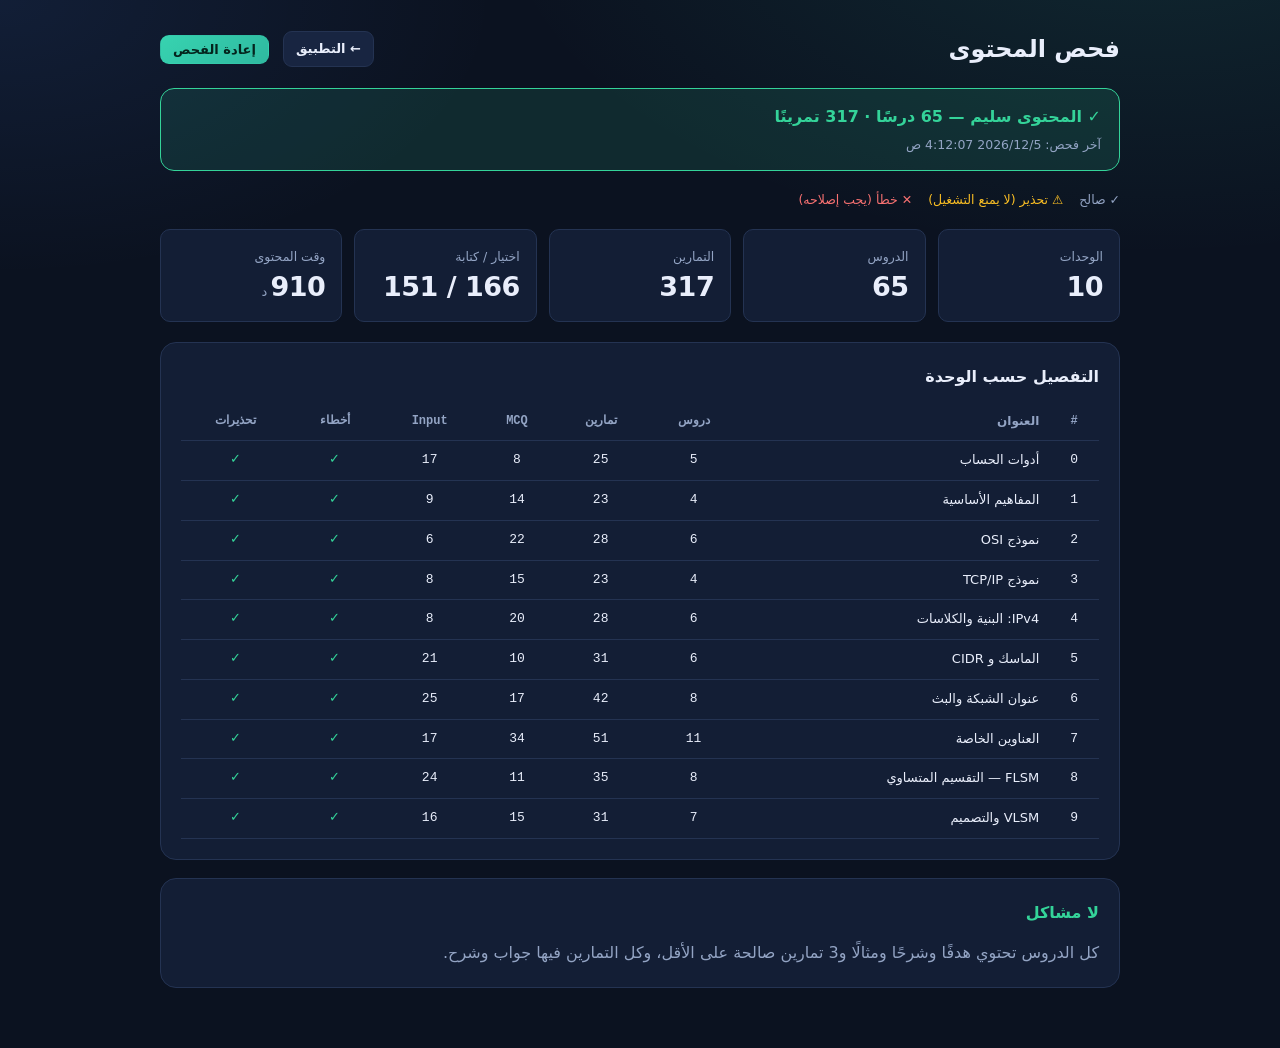
<file: validate.html>
<!doctype html>
<html lang="ar" dir="rtl" data-theme="dark">
<head>
<meta charset="utf-8">
<meta name="viewport" content="width=device-width, initial-scale=1">
<title>فحص المحتوى — Net32</title>
<link rel="stylesheet" href="styles.css">
<style>
  .vwrap { max-width: 1000px; margin: 0 auto; padding: 28px 20px 60px; }
  .vhead { display:flex; align-items:center; gap:14px; flex-wrap:wrap; margin-bottom:18px; }
  .vhead h1 { margin:0; font-size:24px; }
  .vhead .spacer { flex:1; }
  .verdict { padding:14px 18px; border-radius:14px; font-weight:700; margin-bottom:18px; border:1px solid var(--line); }
  .verdict.pass { background:var(--ok-soft); border-color:var(--ok); color:var(--ok); }
  .verdict.fail { background:var(--danger-soft); border-color:var(--danger); color:var(--danger); }
  .verdict small { display:block; font-weight:400; color:var(--muted); margin-top:3px; font-size:12.5px; }
  table { width:100%; border-collapse:collapse; font-size:13px; }
  th, td { padding:8px 10px; border-bottom:1px solid var(--line); text-align:start; }
  .table-scroll { overflow-x:auto; -webkit-overflow-scrolling:touch; }
  .table-scroll table { min-width:560px; }
  .table-scroll::-webkit-scrollbar { height:8px; }
  .table-scroll::-webkit-scrollbar-thumb { background:var(--line); border-radius:8px; }
  .table-scroll::-webkit-scrollbar-track { background:transparent; }
  .scroll-hint { display:none; margin:0 0 10px; font-size:12.5px; }
  @media (max-width:620px) { .scroll-hint { display:block; } }
  th { color:var(--muted); font-weight:600; font-size:12px; }
  td.num, th.num { text-align:center; font-family:var(--mono); direction:ltr; }
  .ok { color:var(--ok); }
  .bad { color:var(--danger); }
  .warn { color:var(--warn); }
  .issues { display:grid; gap:8px; margin-top:8px; }
  .issue { padding:9px 12px; border-radius:9px; background:var(--card-2); border:1px solid var(--line); font-size:13px; }
  .issue.err { border-color:color-mix(in srgb,var(--danger) 45%,var(--line)); }
  .issue.wrn { border-color:color-mix(in srgb,var(--warn) 45%,var(--line)); }
  .issue code { font-size:12px; }
  .muted { color:var(--muted); }
  .legend { display:flex; gap:16px; flex-wrap:wrap; font-size:12.5px; color:var(--muted); margin:10px 0 18px; }
</style>
</head>
<body>
<div class="vwrap">
  <div class="vhead">
    <h1>فحص المحتوى</h1>
    <span class="spacer"></span>
    <a class="btn btn-sm" href="index.html">← التطبيق</a>
    <button class="btn btn-sm btn-primary" type="button" onclick="location.reload()">إعادة الفحص</button>
  </div>

  <div id="verdict" class="verdict">جارٍ الفحص…</div>
  <div class="legend">
    <span>✓ صالح</span>
    <span class="warn">⚠ تحذير (لا يمنع التشغيل)</span>
    <span class="bad">✕ خطأ (يجب إصلاحه)</span>
  </div>

  <div id="summary"></div>
  <div id="table"></div>
  <div id="issues"></div>
</div>

<script src="content/unit0.js"></script>
<script src="content/unit1.js"></script>
<script src="content/unit2.js"></script>
<script src="content/unit3.js"></script>
<script src="content/unit4.js"></script>
<script src="content/unit5.js"></script>
<script src="content/unit6.js"></script>
<script src="content/unit7.js"></script>
<script src="content/unit8.js"></script>
<script src="content/unit9.js"></script>
<script src="validate.js"></script>
</body>
</html>
</file>
<file: styles.css>
/* ============================================================
   شبكة — أكاديمية IPv4
   واجهة عربية RTL · وضع داكن/فاتح · بلا خطوط خارجية
   ============================================================ */

:root {
  --bg: #0b1220;
  --bg-2: #0e1729;
  --card: #131e35;
  --card-2: #182541;
  --text: #e9eefb;
  --muted: #93a4c4;
  --line: #243352;
  --accent: #37d3b0;
  --accent-soft: rgba(55, 211, 176, .12);
  --accent-2: #4f8cff;
  --danger: #f87171;
  --danger-soft: rgba(248, 113, 113, .12);
  --ok: #34d399;
  --ok-soft: rgba(52, 211, 153, .12);
  --warn: #fbbf24;
  --radius: 16px;
  --radius-sm: 10px;
  --shadow: 0 12px 34px rgba(0, 0, 0, .35);
  --font: "Segoe UI", "Noto Naskh Arabic", "Noto Sans Arabic", Tahoma, system-ui, -apple-system, sans-serif;
  --mono: "Cascadia Mono", "Consolas", "Courier New", monospace;
}

[data-theme="light"] {
  --bg: #f3f6fb;
  --bg-2: #e9eff8;
  --card: #ffffff;
  --card-2: #f2f6fc;
  --text: #0f1b2d;
  --muted: #5b6b85;
  --line: #d9e2ef;
  --accent: #0f9d84;
  --accent-soft: rgba(15, 157, 132, .10);
  --accent-2: #2563eb;
  --danger: #dc2626;
  --danger-soft: rgba(220, 38, 38, .08);
  --ok: #059669;
  --ok-soft: rgba(5, 150, 105, .09);
  --warn: #b45309;
  --shadow: 0 10px 26px rgba(15, 27, 45, .08);
}

* { box-sizing: border-box; }

/* يضمن أن خاصية hidden تعمل حتى مع العناصر التي لها display صريح */
[hidden] { display: none !important; }

html { scroll-behavior: smooth; }

body {
  margin: 0;
  min-height: 100vh;
  background:
    radial-gradient(1100px 600px at 90% -10%, var(--accent-soft), transparent 60%),
    radial-gradient(900px 500px at 0% 0%, rgba(79, 140, 255, .10), transparent 55%),
    var(--bg);
  color: var(--text);
  font-family: var(--font);
  line-height: 1.75;
  -webkit-font-smoothing: antialiased;
}

a { color: inherit; text-decoration: none; }
button, input, select { font-family: inherit; font-size: inherit; color: inherit; }
button { cursor: pointer; }
code {
  font-family: var(--mono);
  background: var(--card-2);
  border: 1px solid var(--line);
  border-radius: 6px;
  padding: .08em .38em;
  font-size: .92em;
  white-space: nowrap;
  direction: ltr;
  display: inline-block;
}
strong { color: var(--text); font-weight: 700; }
::selection { background: var(--accent); color: #04231c; }

/* ---------------- Top bar ---------------- */

.topbar {
  position: sticky;
  top: 0;
  z-index: 40;
  display: flex;
  align-items: center;
  gap: 18px;
  padding: 12px 22px;
  background: color-mix(in srgb, var(--bg) 82%, transparent);
  backdrop-filter: blur(14px);
  border-bottom: 1px solid var(--line);
}

@supports not (background: color-mix(in srgb, red 50%, blue)) {
  .topbar { background: var(--bg-2); }
}

.brand {
  display: flex;
  align-items: center;
  gap: 10px;
  flex: 0 0 auto;
}

.brand-mark {
  display: grid;
  place-items: center;
  width: 38px;
  height: 38px;
  border-radius: 12px;
  background: linear-gradient(145deg, var(--accent), var(--accent-2));
  color: #06231d;
  font-size: 20px;
  font-weight: 700;
  box-shadow: 0 6px 18px var(--accent-soft);
}

.brand-text { display: flex; flex-direction: column; line-height: 1.15; }
.brand-text strong { font-size: 17px; letter-spacing: .2px; }
.brand-text small { color: var(--muted); font-size: 11px; direction: ltr; letter-spacing: .6px; }

.nav {
  display: flex;
  align-items: center;
  gap: 4px;
  overflow-x: auto;
  scrollbar-width: none;
  flex: 1 1 auto;
  padding: 2px;
}
.nav::-webkit-scrollbar { display: none; }

.nav a {
  position: relative;
  padding: 7px 12px;
  border-radius: 9px;
  color: var(--muted);
  font-size: 14px;
  white-space: nowrap;
  transition: background .15s, color .15s;
}
.nav a:hover { color: var(--text); background: var(--card-2); }
.nav a.active { color: var(--text); background: var(--card); box-shadow: inset 0 0 0 1px var(--line); }
.nav a.active::after {
  content: "";
  position: absolute;
  inset-inline: 12px;
  bottom: 3px;
  height: 2px;
  border-radius: 2px;
  background: var(--accent);
}

.badge {
  display: inline-grid;
  place-items: center;
  min-width: 19px;
  height: 19px;
  margin-inline-start: 6px;
  padding: 0 5px;
  border-radius: 999px;
  background: var(--danger);
  color: #fff;
  font-size: 11px;
  font-weight: 700;
  line-height: 1;
}

.topbar-tools { display: flex; align-items: center; gap: 8px; flex: 0 0 auto; }

.icon-btn {
  width: 38px;
  height: 38px;
  border-radius: 11px;
  border: 1px solid var(--line);
  background: var(--card);
  font-size: 16px;
  line-height: 1;
  transition: transform .15s, background .15s;
}
.icon-btn:hover { transform: translateY(-1px); background: var(--card-2); }

.timer-chip {
  display: inline-flex;
  align-items: center;
  gap: 7px;
  padding: 7px 12px;
  border-radius: 999px;
  border: 1px solid var(--line);
  background: var(--card);
  font-family: var(--mono);
  font-size: 14px;
  direction: ltr;
  color: var(--text);
}
.timer-chip .pulse {
  width: 7px; height: 7px; border-radius: 50%;
  background: var(--accent);
  box-shadow: 0 0 0 0 var(--accent);
  animation: pulse 1.8s infinite;
}
@keyframes pulse {
  0% { box-shadow: 0 0 0 0 rgba(55, 211, 176, .5); }
  70% { box-shadow: 0 0 0 7px rgba(55, 211, 176, 0); }
  100% { box-shadow: 0 0 0 0 rgba(55, 211, 176, 0); }
}

/* ---------------- Layout ---------------- */

.view {
  max-width: 1080px;
  margin: 0 auto;
  padding: 30px 22px 60px;
  animation: fade .25s ease;
}
@keyframes fade { from { opacity: 0; transform: translateY(6px); } to { opacity: 1; transform: none; } }

.foot {
  display: flex;
  flex-direction: column;
  flex-wrap: wrap;
  gap: 8px;
  justify-content: center;
  align-items: center;
  padding: 22px;
  border-top: 1px solid var(--line);
  color: var(--muted);
  font-size: 12.5px;
}
.foot a { color: var(--accent); }
.foot-sep { opacity: .5; }

.foot-line { display: flex; flex-wrap: wrap; gap: 8px; justify-content: center; align-items: center; }

.foot-credits {
  display: flex;
  flex-wrap: wrap;
  gap: 6px 16px;
  justify-content: center;
  align-items: center;
  max-width: 900px;
  font-size: 12px;
  color: var(--muted);
  text-align: center;
}
.foot-credits b { color: var(--text); font-weight: 600; }
.foot-credits .fr { color: var(--accent); }
.foot-credits .credit-media { display: inline-flex; align-items: center; gap: 10px; }
.foot-credits .credit-img {
  height: 34px;
  width: auto;
  max-width: 150px;
  object-fit: contain;
  border-radius: 8px;
  padding: 3px 5px;
  background: var(--card);
  border: 1px solid var(--line);
}
.foot-credits .credit-img.sig { height: 30px; max-width: 130px; }
.foot-credits .credit-img.logo {
  height: 40px;
  width: 40px;
  padding: 0;
  border-radius: 50%;
  object-fit: cover;
  background: none;
}

/* بطاقة البصمة في صفحة الإعدادات */
.about-brand {
  display: grid;
  gap: 6px;
  margin-top: 14px;
  padding-top: 14px;
  border-top: 1px solid var(--line);
  font-size: 13.5px;
}
.about-brand .k {
  display: inline-block;
  min-width: 74px;
  color: var(--muted);
  font-size: 12.5px;
}
.about-brand b { color: var(--text); font-weight: 600; }
.about-brand .fr { color: var(--accent); }

.about-logo img {
  width: 58px;
  height: 58px;
  border-radius: 50%;
  object-fit: cover;
  border: 1px solid var(--line);
  display: block;
}

.page-head { margin-bottom: 22px; }
.page-head h1 { margin: 0 0 4px; font-size: clamp(22px, 3.4vw, 30px); letter-spacing: -.2px; }
.page-head p { margin: 0; color: var(--muted); font-size: 14.5px; }

.crumbs {
  display: flex;
  align-items: center;
  gap: 8px;
  flex-wrap: wrap;
  margin-bottom: 14px;
  color: var(--muted);
  font-size: 13px;
}
.crumbs a:hover { color: var(--accent); }
.crumbs .sep { opacity: .5; }

/* ---------------- Home ---------------- */

.hero {
  position: relative;
  overflow: hidden;
  display: grid;
  grid-template-columns: 1fr auto;
  gap: 26px;
  align-items: center;
  padding: 28px;
  margin-bottom: 26px;
  border: 1px solid var(--line);
  border-radius: 22px;
  background:
    radial-gradient(600px 300px at 100% 0%, var(--accent-soft), transparent 65%),
    linear-gradient(160deg, var(--card), var(--bg-2));
  box-shadow: var(--shadow);
}
.hero::after {
  content: "";
  position: absolute;
  inset-inline-start: -60px;
  bottom: -90px;
  width: 240px;
  height: 240px;
  border-radius: 50%;
  border: 1px dashed var(--line);
  opacity: .7;
}
.hero h1 { margin: 0 0 8px; font-size: clamp(24px, 4vw, 34px); line-height: 1.35; letter-spacing: -.4px; }
.hero h1 em { font-style: normal; color: var(--accent); }
.hero p { margin: 0 0 18px; color: var(--muted); max-width: 58ch; font-size: 14.5px; }

.hero-kicker {
  display: inline-flex;
  align-items: center;
  gap: 7px;
  margin-bottom: 12px;
  padding: 4px 12px;
  border-radius: 999px;
  border: 1px solid color-mix(in srgb, var(--accent) 35%, var(--line));
  background: var(--accent-soft);
  font-size: 12.5px;
  color: var(--text);
}
.hero-kicker .sep { opacity: .5; }
.hero-kicker bdi { color: var(--accent); font-weight: 600; }

.hero-actions { display: flex; flex-wrap: wrap; gap: 10px; }

.btn {
  display: inline-flex;
  align-items: center;
  justify-content: center;
  gap: 8px;
  padding: 10px 18px;
  border-radius: 12px;
  border: 1px solid var(--line);
  background: var(--card-2);
  color: var(--text);
  font-size: 14.5px;
  font-weight: 600;
  transition: transform .15s, background .15s, border-color .15s;
}
.btn:hover { transform: translateY(-1px); border-color: var(--accent); }
.btn:active { transform: translateY(0); }
.btn-primary {
  background: linear-gradient(140deg, var(--accent), #2fb9a0);
  border-color: transparent;
  color: #04241d;
}
[data-theme="light"] .btn-primary { color: #fff; background: linear-gradient(140deg, #0f9d84, #0b7a67); }
.btn-primary:hover { filter: brightness(1.06); }
.btn-ghost { background: transparent; }
.btn-danger { color: var(--danger); border-color: color-mix(in srgb, var(--danger) 40%, var(--line)); }
.btn-danger:hover { background: var(--danger-soft); border-color: var(--danger); }
.btn-sm { padding: 6px 12px; font-size: 13px; border-radius: 9px; }
.btn:disabled { opacity: .5; cursor: not-allowed; transform: none; }

.hero-progress {
  display: grid;
  place-items: center;
  gap: 6px;
  min-width: 150px;
}
.ring {
  --p: 0;
  width: 138px;
  height: 138px;
  border-radius: 50%;
  display: grid;
  place-items: center;
  background: conic-gradient(var(--accent) calc(var(--p) * 1%), var(--line) 0);
  position: relative;
  transition: background .4s;
}
.ring::before {
  content: "";
  position: absolute;
  inset: 9px;
  border-radius: 50%;
  background: var(--card);
}
.ring > div { position: relative; text-align: center; line-height: 1.2; }
.ring b { display: block; font-size: 27px; letter-spacing: -.5px; }
.ring small { color: var(--muted); font-size: 11.5px; }
.hero-progress .cap { color: var(--muted); font-size: 12.5px; }

.quick {
  display: grid;
  grid-template-columns: repeat(auto-fit, minmax(210px, 1fr));
  gap: 12px;
  margin-bottom: 26px;
}
.quick a {
  display: flex;
  align-items: center;
  gap: 12px;
  padding: 14px 16px;
  border: 1px solid var(--line);
  border-radius: var(--radius-sm);
  background: var(--card);
  transition: transform .15s, border-color .15s;
}
.quick a:hover { transform: translateY(-2px); border-color: var(--accent); }
.quick .q-ico {
  width: 38px; height: 38px; flex: 0 0 auto;
  display: grid; place-items: center;
  border-radius: 10px;
  background: var(--accent-soft);
  font-size: 17px;
}
.quick b { display: block; font-size: 14px; }
.quick small { color: var(--muted); font-size: 12px; }

.section-title {
  display: flex;
  align-items: baseline;
  justify-content: space-between;
  gap: 12px;
  margin: 0 0 14px;
}
.section-title h2 { margin: 0; font-size: 18px; }
.section-title span { color: var(--muted); font-size: 12.5px; }

.units { display: grid; gap: 12px; }

.unit-card {
  display: grid;
  grid-template-columns: auto 1fr auto;
  gap: 16px;
  align-items: center;
  padding: 16px 18px;
  border: 1px solid var(--line);
  border-radius: var(--radius);
  background: var(--card);
  transition: transform .16s, border-color .16s, box-shadow .16s;
}
.unit-card:hover { transform: translateY(-2px); border-color: color-mix(in srgb, var(--accent) 55%, var(--line)); box-shadow: var(--shadow); }
.unit-num {
  width: 52px; height: 52px;
  display: grid; place-items: center;
  border-radius: 14px;
  background: var(--card-2);
  border: 1px solid var(--line);
  font-size: 20px; font-weight: 700;
  color: var(--accent);
}
.unit-card.is-done .unit-num { background: var(--ok-soft); border-color: color-mix(in srgb, var(--ok) 45%, var(--line)); }
.unit-main b { display: block; font-size: 15.5px; }
.unit-main small { color: var(--muted); font-size: 12.5px; }
.unit-side { text-align: end; min-width: 120px; }
.unit-side .count { font-size: 12.5px; color: var(--muted); }
.unit-side .count b { color: var(--text); }

.bar {
  height: 6px;
  border-radius: 999px;
  background: var(--line);
  overflow: hidden;
  margin-top: 7px;
}
.bar > i {
  display: block;
  height: 100%;
  border-radius: inherit;
  background: linear-gradient(90deg, var(--accent), var(--accent-2));
  transition: width .5s ease;
}

/* ---------------- Unit page ---------------- */

.unit-head {
  display: flex;
  align-items: center;
  gap: 16px;
  padding: 20px;
  margin-bottom: 18px;
  border: 1px solid var(--line);
  border-radius: var(--radius);
  background: var(--card);
}
.unit-head .unit-num { width: 60px; height: 60px; font-size: 23px; }
.unit-head h1 { margin: 0; font-size: 21px; }
.unit-head p { margin: 2px 0 0; color: var(--muted); font-size: 13.5px; }
.unit-head .spacer { flex: 1; }

.lesson-list { display: grid; gap: 10px; }

.lesson-row {
  display: grid;
  grid-template-columns: auto 1fr auto;
  gap: 14px;
  align-items: center;
  padding: 13px 16px;
  border: 1px solid var(--line);
  border-radius: var(--radius-sm);
  background: var(--card);
  transition: border-color .15s, transform .15s;
}
.lesson-row:hover { border-color: var(--accent); transform: translateX(-2px); }
[dir="rtl"] .lesson-row:hover { transform: translateX(2px); }
.lesson-row .st {
  width: 30px; height: 30px;
  display: grid; place-items: center;
  border-radius: 50%;
  border: 1px solid var(--line);
  background: var(--card-2);
  font-size: 12px;
  color: var(--muted);
}
.lesson-row.done .st { background: var(--ok-soft); border-color: var(--ok); color: var(--ok); }
.lesson-row .l-main b { display: block; font-size: 14.5px; font-weight: 600; }
.lesson-row .l-main small { color: var(--muted); font-size: 12px; }
.lesson-row .l-meta { text-align: end; font-size: 12px; color: var(--muted); }
.lesson-row .l-meta .score { color: var(--accent); font-weight: 700; }

/* ---------------- Lesson ---------------- */

.lesson-head { margin-bottom: 18px; }
.lesson-head h1 { margin: 0 0 6px; font-size: clamp(21px, 3vw, 27px); }
.lesson-meta { display: flex; flex-wrap: wrap; gap: 8px; margin-bottom: 14px; }
.chip {
  display: inline-flex;
  align-items: center;
  gap: 6px;
  padding: 3px 10px;
  border-radius: 999px;
  border: 1px solid var(--line);
  background: var(--card);
  color: var(--muted);
  font-size: 12px;
}
.chip.ok { color: var(--ok); border-color: color-mix(in srgb, var(--ok) 45%, var(--line)); background: var(--ok-soft); }
.chip.accent { color: var(--accent); border-color: color-mix(in srgb, var(--accent) 45%, var(--line)); background: var(--accent-soft); }

.goal {
  padding: 14px 16px;
  border-inline-start: 3px solid var(--accent);
  border-radius: var(--radius-sm);
  background: var(--accent-soft);
  font-size: 14.5px;
}
.goal b { color: var(--accent); }

.card {
  padding: 20px;
  margin-top: 16px;
  border: 1px solid var(--line);
  border-radius: var(--radius);
  background: var(--card);
}
.card h2 { margin: 0 0 12px; font-size: 16px; display: flex; align-items: center; gap: 8px; }
.card h2 .ico { font-size: 17px; }

.theory { margin: 0; padding: 0; list-style: none; display: grid; gap: 10px; }
.theory li {
  position: relative;
  padding-inline-start: 22px;
  font-size: 14.8px;
  line-height: 1.85;
}
.theory li::before {
  content: "";
  position: absolute;
  inset-inline-start: 2px;
  top: .72em;
  width: 7px; height: 7px;
  border-radius: 50%;
  background: var(--accent);
  opacity: .75;
}

.example { border-color: color-mix(in srgb, var(--accent-2) 35%, var(--line)); }
.example .given {
  padding: 12px 14px;
  border-radius: var(--radius-sm);
  background: var(--card-2);
  border: 1px dashed var(--line);
  font-size: 14.5px;
  margin-bottom: 12px;
}
.example ol { margin: 0; padding-inline-start: 22px; display: grid; gap: 7px; color: var(--text); }
.example li { font-size: 14.2px; }
.example .answer {
  margin-top: 14px;
  padding: 11px 14px;
  border-radius: var(--radius-sm);
  background: var(--ok-soft);
  border: 1px solid color-mix(in srgb, var(--ok) 40%, var(--line));
  color: var(--ok);
  font-weight: 700;
  font-size: 15px;
}
.example .answer::before { content: "النتيجة: "; color: var(--muted); font-weight: 400; }

.cta-row {
  display: flex;
  flex-wrap: wrap;
  gap: 10px;
  margin-top: 18px;
  align-items: center;
}
.cta-note { color: var(--muted); font-size: 12.5px; }

/* ---------------- Drills ---------------- */

.drill-wrap { margin-top: 18px; }
.drill-top {
  display: flex;
  align-items: center;
  gap: 12px;
  margin-bottom: 14px;
}
.drill-top .bar { flex: 1; margin: 0; height: 8px; }
.drill-top .idx { font-size: 12.5px; color: var(--muted); font-family: var(--mono); direction: ltr; }

.drill-card {
  padding: 22px;
  border: 1px solid var(--line);
  border-radius: var(--radius);
  background: var(--card);
  box-shadow: var(--shadow);
}
.drill-q {
  font-size: 17px;
  line-height: 1.8;
  margin-bottom: 18px;
}
.drill-q code { font-size: .95em; }

.options { display: grid; gap: 9px; }
.option {
  display: flex;
  align-items: center;
  gap: 12px;
  width: 100%;
  padding: 12px 15px;
  text-align: start;
  border: 1px solid var(--line);
  border-radius: 12px;
  background: var(--card-2);
  font-size: 14.5px;
  transition: border-color .14s, background .14s, transform .14s;
}
.option:hover:not(:disabled) { border-color: var(--accent); transform: translateX(-2px); }
[dir="rtl"] .option:hover:not(:disabled) { transform: translateX(2px); }
.option .k {
  width: 26px; height: 26px; flex: 0 0 auto;
  display: grid; place-items: center;
  border-radius: 7px;
  background: var(--card);
  border: 1px solid var(--line);
  font-size: 12px; color: var(--muted);
  font-family: var(--mono);
}
.option.correct { border-color: var(--ok); background: var(--ok-soft); }
.option.correct .k { border-color: var(--ok); color: var(--ok); }
.option.wrong { border-color: var(--danger); background: var(--danger-soft); }
.option.wrong .k { border-color: var(--danger); color: var(--danger); }
.option.dim { opacity: .55; }
.option:disabled { cursor: default; }

.input-row { display: flex; gap: 10px; flex-wrap: wrap; }
.input-row input[type="text"], .input-row input[type="number"] {
  flex: 1 1 220px;
  min-width: 0;
  padding: 12px 15px;
  border-radius: 12px;
  border: 1px solid var(--line);
  background: var(--card-2);
  outline: none;
  font-size: 15.5px;
  direction: ltr;
  text-align: left;
  font-family: var(--mono);
  transition: border-color .15s, box-shadow .15s;
}
.input-row input:focus { border-color: var(--accent); box-shadow: 0 0 0 3px var(--accent-soft); }
.input-row input.correct { border-color: var(--ok); box-shadow: 0 0 0 3px var(--ok-soft); }
.input-row input.wrong { border-color: var(--danger); box-shadow: 0 0 0 3px var(--danger-soft); }

.feedback {
  margin-top: 16px;
  padding: 14px 16px;
  border-radius: 12px;
  border: 1px solid var(--line);
  background: var(--card-2);
  font-size: 14px;
  animation: fade .2s ease;
}
.feedback.ok { border-color: color-mix(in srgb, var(--ok) 45%, var(--line)); background: var(--ok-soft); }
.feedback.bad { border-color: color-mix(in srgb, var(--danger) 45%, var(--line)); background: var(--danger-soft); }
.feedback .fb-head { font-weight: 700; margin-bottom: 6px; display: flex; align-items: center; gap: 8px; }
.feedback.ok .fb-head { color: var(--ok); }
.feedback.bad .fb-head { color: var(--danger); }
.feedback .fb-correct { margin-bottom: 6px; }
.feedback .fb-correct code { color: var(--accent); border-color: color-mix(in srgb, var(--accent) 40%, var(--line)); }
.feedback .fb-explain { color: var(--muted); font-size: 13.5px; }

.drill-foot { display: flex; justify-content: space-between; align-items: center; gap: 10px; margin-top: 16px; flex-wrap: wrap; }
.hint { color: var(--muted); font-size: 12px; }

/* ---------------- Result ---------------- */

.result { text-align: center; padding: 30px 20px; }
.result .ring { width: 160px; height: 160px; margin: 0 auto 16px; }
.result .ring b { font-size: 34px; }
.result h2 { justify-content: center; font-size: 22px; margin: 0 0 6px; }
.result p { color: var(--muted); margin: 0 0 18px; font-size: 14.5px; }
.result .cta-row { justify-content: center; }
.result .wrong-list {
  margin: 22px auto 0;
  max-width: 640px;
  text-align: start;
  display: grid;
  gap: 8px;
}
.result .wrong-item {
  padding: 10px 13px;
  border-radius: 10px;
  background: var(--card-2);
  border: 1px solid var(--line);
  font-size: 13.5px;
}
.result .wrong-item b { color: var(--danger); font-weight: 600; }
.result .wrong-item code { color: var(--accent); }

/* ---------------- Hourglass timer ---------------- */

.timer-panel {
  display: grid;
  grid-template-columns: auto 1fr;
  gap: 26px;
  align-items: center;
  padding: 22px;
  border: 1px solid var(--line);
  border-radius: var(--radius);
  background: linear-gradient(165deg, var(--card), var(--bg-2));
}
.timer-panel.small { padding: 14px 18px; gap: 16px; grid-template-columns: auto 1fr; }

.hg { width: 116px; height: auto; display: block; filter: drop-shadow(0 10px 18px rgba(0,0,0,.25)); }
.timer-panel.small .hg { width: 62px; }

.hg .hg-outline { fill: none; stroke: var(--line); stroke-width: 3; }
.hg .hg-sand { fill: var(--accent); opacity: .9; }
.hg .hg-stream { stroke: var(--accent); stroke-width: 2; stroke-dasharray: 3 3; animation: stream 0.6s linear infinite; }
@keyframes stream { to { stroke-dashoffset: -12; } }
.hg .hg-cap { stroke: var(--line); stroke-width: 6; stroke-linecap: round; }

.timer-body { display: grid; gap: 10px; }
.timer-mode { display: flex; gap: 6px; flex-wrap: wrap; }
.timer-mode button {
  padding: 5px 11px;
  border-radius: 999px;
  border: 1px solid var(--line);
  background: var(--card-2);
  color: var(--muted);
  font-size: 12px;
}
.timer-mode button.on { color: #04241d; background: var(--accent); border-color: var(--accent); font-weight: 700; }
[data-theme="light"] .timer-mode button.on { color: #fff; }

.timer-time {
  font-family: var(--mono);
  font-size: clamp(30px, 6vw, 46px);
  font-weight: 700;
  letter-spacing: 1px;
  direction: ltr;
  text-align: start;
  line-height: 1.1;
}
.timer-panel.small .timer-time { font-size: 26px; }
.timer-sub { color: var(--muted); font-size: 12.5px; }
.timer-btns { display: flex; gap: 8px; flex-wrap: wrap; }

.timer-page { display: grid; gap: 18px; }
.timer-page .timer-panel { grid-template-columns: auto 1fr; padding: 34px; }
.timer-page .hg { width: 180px; }
.timer-page .timer-time { font-size: clamp(44px, 9vw, 72px); }
.tips { display: grid; grid-template-columns: repeat(auto-fit, minmax(220px, 1fr)); gap: 10px; }
.tip {
  padding: 14px 16px;
  border: 1px solid var(--line);
  border-radius: var(--radius-sm);
  background: var(--card);
  font-size: 13.5px;
  color: var(--muted);
}
.tip b { display: block; color: var(--text); margin-bottom: 3px; font-size: 13.5px; }

/* ---------------- Generator ---------------- */

.gen-grid { display: grid; grid-template-columns: 1fr; gap: 14px; }
.gen-bar { display: flex; flex-wrap: wrap; gap: 8px; align-items: center; }
.gen-bar select {
  padding: 8px 12px;
  border-radius: 10px;
  border: 1px solid var(--line);
  background: var(--card);
  font-size: 13.5px;
}
.gen-stats { margin-inline-start: auto; display: flex; gap: 14px; font-size: 12.5px; color: var(--muted); }
.gen-stats b { color: var(--accent); }

.solution {
  margin-top: 14px;
  padding: 14px 16px;
  border-radius: 12px;
  background: var(--card-2);
  border: 1px dashed var(--line);
  font-size: 13.5px;
}
.solution ol { margin: 8px 0 0; padding-inline-start: 20px; display: grid; gap: 5px; }
.solution .res { margin-top: 8px; color: var(--accent); font-weight: 700; }

/* ---------------- Notebook ---------------- */

.nb-list { display: grid; gap: 10px; }
.nb-item {
  padding: 15px 17px;
  border: 1px solid var(--line);
  border-radius: var(--radius-sm);
  background: var(--card);
}
.nb-item .nb-top { display: flex; align-items: center; gap: 8px; flex-wrap: wrap; margin-bottom: 6px; }
.nb-item .nb-top .chip { font-size: 11px; }
.nb-item .nb-q { font-size: 14.5px; margin-bottom: 8px; }
.nb-item .nb-a { display: flex; flex-wrap: wrap; gap: 14px; font-size: 13px; }
.nb-item .nb-a .yours { color: var(--danger); }
.nb-item .nb-a .right { color: var(--ok); }
.nb-item .nb-ex { color: var(--muted); font-size: 12.5px; margin-top: 6px; }
.nb-item .nb-actions { margin-inline-start: auto; display: flex; gap: 6px; }

.empty {
  padding: 40px 20px;
  text-align: center;
  border: 1px dashed var(--line);
  border-radius: var(--radius);
  color: var(--muted);
  background: var(--card);
}
.empty .big { font-size: 34px; display: block; margin-bottom: 8px; opacity: .8; }

/* ---------------- Stats ---------------- */

.stat-grid { display: grid; grid-template-columns: repeat(auto-fit, minmax(160px, 1fr)); gap: 12px; margin-bottom: 18px; }
.stat {
  padding: 16px;
  border: 1px solid var(--line);
  border-radius: var(--radius-sm);
  background: var(--card);
}
.stat .k { color: var(--muted); font-size: 12.5px; }
.stat .v { font-size: 27px; font-weight: 700; letter-spacing: -.5px; line-height: 1.4; }
.stat .v small { font-size: 13px; color: var(--muted); font-weight: 400; }

.chart {
  display: flex;
  align-items: flex-end;
  gap: 8px;
  height: 140px;
  padding: 14px 6px 0;
  border-bottom: 1px solid var(--line);
}
.chart .col { flex: 1; display: flex; flex-direction: column; justify-content: flex-end; align-items: center; gap: 6px; height: 100%; }
.chart .col i {
  display: block;
  width: 100%;
  max-width: 42px;
  border-radius: 6px 6px 0 0;
  background: linear-gradient(180deg, var(--accent), color-mix(in srgb, var(--accent) 40%, var(--accent-2)));
  min-height: 3px;
  transition: height .4s;
}
.chart .col span { font-size: 10.5px; color: var(--muted); }
.chart .col b { font-size: 10.5px; color: var(--text); font-weight: 600; }

.unit-bars { display: grid; gap: 10px; }
.unit-bar { display: grid; grid-template-columns: 150px 1fr auto; gap: 12px; align-items: center; font-size: 13px; }
.unit-bar .bar { margin: 0; }
.unit-bar .n { color: var(--muted); font-size: 12px; font-family: var(--mono); direction: ltr; }

/* ---------------- Settings ---------------- */

.settings-grid { display: grid; gap: 14px; }
.field { display: grid; grid-template-columns: 1fr auto; gap: 12px; align-items: center; padding: 14px 0; border-bottom: 1px solid var(--line); }
.field:last-child { border-bottom: 0; }
.field .f-label b { display: block; font-size: 14.5px; font-weight: 600; }
.field .f-label small { color: var(--muted); font-size: 12.5px; }
.field input[type="number"], .field select {
  width: 110px;
  padding: 8px 10px;
  border-radius: 10px;
  border: 1px solid var(--line);
  background: var(--card-2);
  font-size: 14px;
  text-align: center;
}
.field input[type="checkbox"] { width: 20px; height: 20px; accent-color: var(--accent); }

.danger-zone { border-color: color-mix(in srgb, var(--danger) 35%, var(--line)); }
.danger-zone h2 { color: var(--danger); }

/* ---------------- Toast ---------------- */

.toast {
  position: fixed;
  inset-inline: 0;
  bottom: 26px;
  margin: 0 auto;
  width: max-content;
  max-width: min(92vw, 520px);
  padding: 12px 20px;
  border-radius: 12px;
  background: var(--card);
  border: 1px solid var(--accent);
  box-shadow: var(--shadow);
  font-size: 14px;
  z-index: 90;
  animation: toastIn .25s ease;
}
@keyframes toastIn { from { opacity: 0; transform: translateY(10px); } to { opacity: 1; transform: none; } }

/* ---------------- Responsive ---------------- */

@media (max-width: 820px) {
  .hero { grid-template-columns: 1fr; }
  .hero-progress { justify-self: start; }
  .unit-card { grid-template-columns: auto 1fr; }
  .unit-side { grid-column: 1 / -1; text-align: start; min-width: 0; }
  .timer-panel, .timer-page .timer-panel { grid-template-columns: 1fr; justify-items: center; text-align: center; }
  .timer-time { text-align: center; }
  .timer-body { justify-items: center; }
  .timer-page .hg { width: 140px; }
  .unit-bar { grid-template-columns: 1fr auto; }
  .unit-bar .bar { grid-column: 1 / -1; }
}

@media (max-width: 620px) {
  .topbar { flex-wrap: wrap; gap: 8px; padding: 10px 14px; }
  .nav { order: 3; flex-basis: 100%; }
  .view { padding: 20px 14px 50px; }
  .brand-text small { display: none; }
  .hero { padding: 20px; }
  .unit-head { flex-wrap: wrap; }
  .lesson-row { grid-template-columns: auto 1fr; }
  .lesson-row .l-meta { grid-column: 1 / -1; text-align: start; }
  .card { padding: 16px; }
  .drill-card { padding: 16px; }
  .timer-page .timer-panel { padding: 20px; }
}

@media (prefers-reduced-motion: reduce) {
  *, *::before, *::after { animation-duration: .001ms !important; transition-duration: .001ms !important; }
  html { scroll-behavior: auto; }
}

/* ---------------- Print ---------------- */

@media print {
  .topbar, .foot, .cta-row, .timer-panel, .drill-wrap { display: none !important; }
  body { background: #fff; color: #000; }
  .card { border-color: #ccc; break-inside: avoid; }
}
</file>
